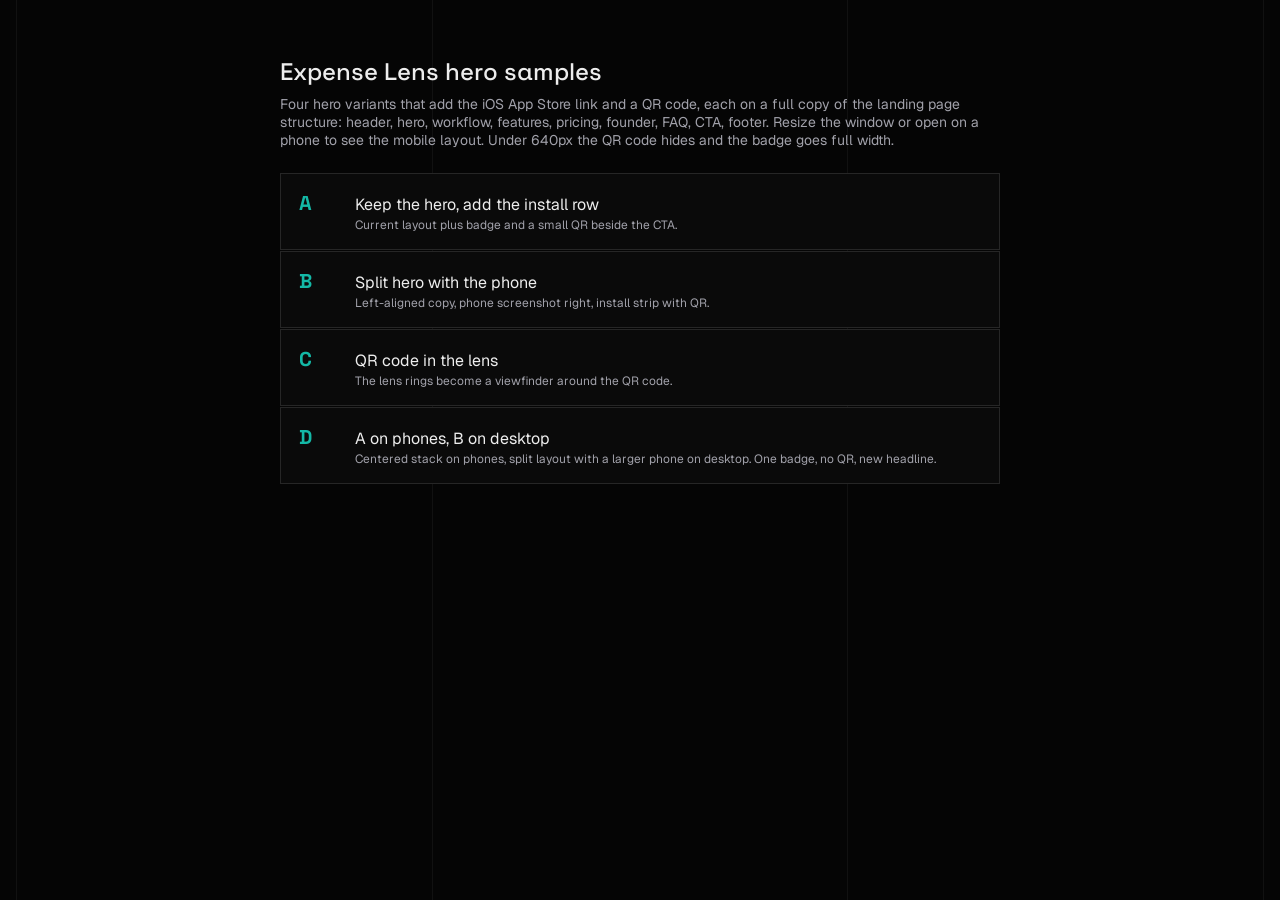
<file: index.html>
<!DOCTYPE html>
<html lang="en" class="dark">
<head>
<meta charset="UTF-8">
<meta name="viewport" content="width=device-width, initial-scale=1.0">
<title>Expense Lens hero samples</title>
<meta name="robots" content="noindex">
<link href="https://fonts.googleapis.com/css2?family=Space+Grotesk:wght@300;400;500&family=Geist:wght@400;500;600&display=swap" rel="stylesheet">
<link rel="stylesheet" href="css/site.css">
<style>
  main { max-width: 720px; margin: 0 auto; padding: 48px 24px; position: relative; z-index: 1; }
  h1 { font-family: 'Space Grotesk', sans-serif; font-size: 24px; font-weight: 500; margin: 0 0 8px; color: var(--text); }
  p { color: var(--text-muted); margin: 0 0 24px; font-size: 14px; font-family: 'Geist', sans-serif; }
  ol { list-style: none; padding: 0; margin: 0; display: grid; gap: 1px; }
  li a { display: grid; grid-template-columns: 40px 1fr; gap: 16px; align-items: baseline; padding: 16px 18px; border: 1px solid var(--border); background: var(--card-bg); text-decoration: none; color: var(--text); font-family: 'Geist', sans-serif; }
  li a:hover { border-color: #14B8A6; }
  li b { font-family: 'Space Grotesk', sans-serif; font-size: 20px; color: #14B8A6; }
  li span { display: block; font-size: 12px; color: var(--text-muted); margin-top: 2px; }
</style>
</head>
<body>
  <div class="grid-overlay"><div class="grid-inner"><div class="grid-line-v"></div><div class="grid-line-v"></div><div class="grid-line-v"></div><div class="grid-line-v"></div></div></div>
  <main>
    <h1>Expense Lens hero samples</h1>
    <p>Four hero variants that add the iOS App Store link and a QR code, each on a full copy of the landing page structure: header, hero, workflow, features, pricing, founder, FAQ, CTA, footer. Resize the window or open on a phone to see the mobile layout. Under 640px the QR code hides and the badge goes full width.</p>
    <ol>
      <li><a href="a.html"><b>A</b><div>Keep the hero, add the install row<span>Current layout plus badge and a small QR beside the CTA.</span></div></a></li>
      <li><a href="b.html"><b>B</b><div>Split hero with the phone<span>Left-aligned copy, phone screenshot right, install strip with QR.</span></div></a></li>
      <li><a href="c.html"><b>C</b><div>QR code in the lens<span>The lens rings become a viewfinder around the QR code.</span></div></a></li>
      <li><a href="d.html"><b>D</b><div>A on phones, B on desktop<span>Centered stack on phones, split layout with a larger phone on desktop. One badge, no QR, new headline.</span></div></a></li>
    </ol>
  </main>
</body>
</html>
</file>
<file: css/site.css>
/* Ported from expense-lens.com index.html inline <style>. Dark is forced on. */
:root {
  --accent: #14B8A6; --bg: #FAFAFA; --card-bg: #FFFFFF; --text: #171717; --text-muted: #737373;
  --border: #E5E5E5; --grid-line: rgba(0,0,0,0.06); --glass-bg: rgba(255,255,255,0.8);
  --lens-ring: rgba(0,0,0,0.05); --lens-gradient-start: rgba(20,184,166,0.1); --lens-gradient-mid: rgba(20,184,166,0.05);
  --step-line: #E5E5E5; --step-active: #14B8A6; --code-bg: #F5F5F5;
}
.dark {
  --bg: #050505; --card-bg: #0A0A0A; --text: #EDEDED; --text-muted: #A1A1AA; --border: #262626;
  --grid-line: rgba(255,255,255,0.05); --glass-bg: rgba(10,10,10,0.8); --lens-ring: rgba(255,255,255,0.03);
  --lens-gradient-start: rgba(20,184,166,0.15); --lens-gradient-mid: rgba(20,184,166,0.05); --step-line: #262626; --code-bg: #111;
}
body { font-feature-settings: "cv11", "ss01"; background-color: var(--bg); font-family: 'Geist Mono', monospace; transition: background-color 0.3s ease, color 0.3s ease; }
.font-sans-display { font-family: 'Space Grotesk', sans-serif; }
.font-sans-body { font-family: 'Geist', sans-serif; }
.text-gradient { background-clip: text; -webkit-background-clip: text; color: transparent; background-image: linear-gradient(to bottom, #171717, #737373); }
.dark .text-gradient { background-image: linear-gradient(to bottom, #EDEDED, #737373); }
.accent-dot { color: #14B8A6; -webkit-text-fill-color: #14B8A6; }
.border-subtle { border-color: var(--border); transition: border-color 0.3s ease; }
.lang-menu-item:hover { background: var(--border); }
@keyframes animationIn { 0% { opacity: 0; transform: translateY(20px); } 100% { opacity: 1; transform: translateY(0); } }
.animate-on-scroll { opacity: 0; will-change: transform, opacity; }
.animate-on-scroll.animate { animation: animationIn 0.35s cubic-bezier(0.2, 0.8, 0.2, 1) forwards; }
/* Phones get no scroll reveal at all: content is visible on load. */
@media (max-width: 767px) { .animate-on-scroll { opacity: 1; will-change: auto; } .animate-on-scroll.animate { animation: none; } }
@keyframes spin { from { transform: rotate(0deg); } to { transform: rotate(360deg); } }
.lens-ring { border-radius: 50%; position: absolute; left: 50%; top: 50%; transform: translate(-50%, -50%); border: 1px solid var(--lens-ring); pointer-events: none; transition: border-color 0.3s ease; }
.lens-gradient { background: conic-gradient(from 0deg, transparent 0%, var(--lens-gradient-start) 15%, transparent 40%, var(--lens-gradient-mid) 60%, transparent 100%); mask-image: radial-gradient(transparent 60%, black 70%); -webkit-mask-image: radial-gradient(transparent 60%, black 70%); }
.animate-spin-slow { animation: spin 30s linear infinite; }
.animate-spin-reverse { animation: spin 40s linear infinite reverse; }
.animate-breathe { animation: breathe 8s ease-in-out infinite; }
@keyframes breathe { 0%, 100% { transform: translate(-50%, -50%) scale(1); opacity: 0.4; } 50% { transform: translate(-50%, -50%) scale(1.1); opacity: 0.7; } }
.grid-overlay { position: fixed; inset: 0; pointer-events: none; z-index: 0; display: flex; justify-content: center; }
.grid-inner { width: 100%; height: 100%; max-width: 80rem; display: flex; justify-content: space-between; padding: 0 1rem; }
.grid-line-v { width: 1px; height: 100%; background: var(--grid-line); }
/* Scroll reveal words are fully visible here; the live site fades them in on scroll. */
.reveal-word { opacity: 1; }
.step-indicator { width: 2px; height: 100%; background: var(--step-line); }
.step-text { color: var(--text-muted); }
.faq-content { display: grid; }
@media (prefers-reduced-motion: reduce) { .animate-spin-slow, .animate-spin-reverse, .animate-breathe { animation: none; } }

/* ---- Hero variant additions (new for the iOS launch) ---- */
.qr-tile { display: inline-block; background: #fff; border-radius: 6px; line-height: 0; }
.qr-tile img { width: 100%; height: 100%; }
.store-badge img { height: 52px; width: auto; margin: 0 auto; }
.viewfinder-corner { position: absolute; width: 26px; height: 26px; border: 2px solid #14B8A6; }
.viewfinder-corner.tl { left: -14px; top: -14px; border-right: 0; border-bottom: 0; }
.viewfinder-corner.tr { right: -14px; top: -14px; border-left: 0; border-bottom: 0; }
.viewfinder-corner.bl { left: -14px; bottom: -14px; border-right: 0; border-top: 0; }
.viewfinder-corner.br { right: -14px; bottom: -14px; border-left: 0; border-top: 0; }
/* Sample-only switcher */
.sample-switch { position: fixed; right: 12px; bottom: 12px; z-index: 60; display: flex; gap: 2px; font-family: 'Geist', sans-serif; font-size: 11px; }
.sample-switch a { padding: 6px 10px; background: rgba(10,10,10,0.9); border: 1px solid var(--border); color: var(--text-muted); text-decoration: none; }
.sample-switch a.on { color: #14B8A6; border-color: #14B8A6; }
</file>
